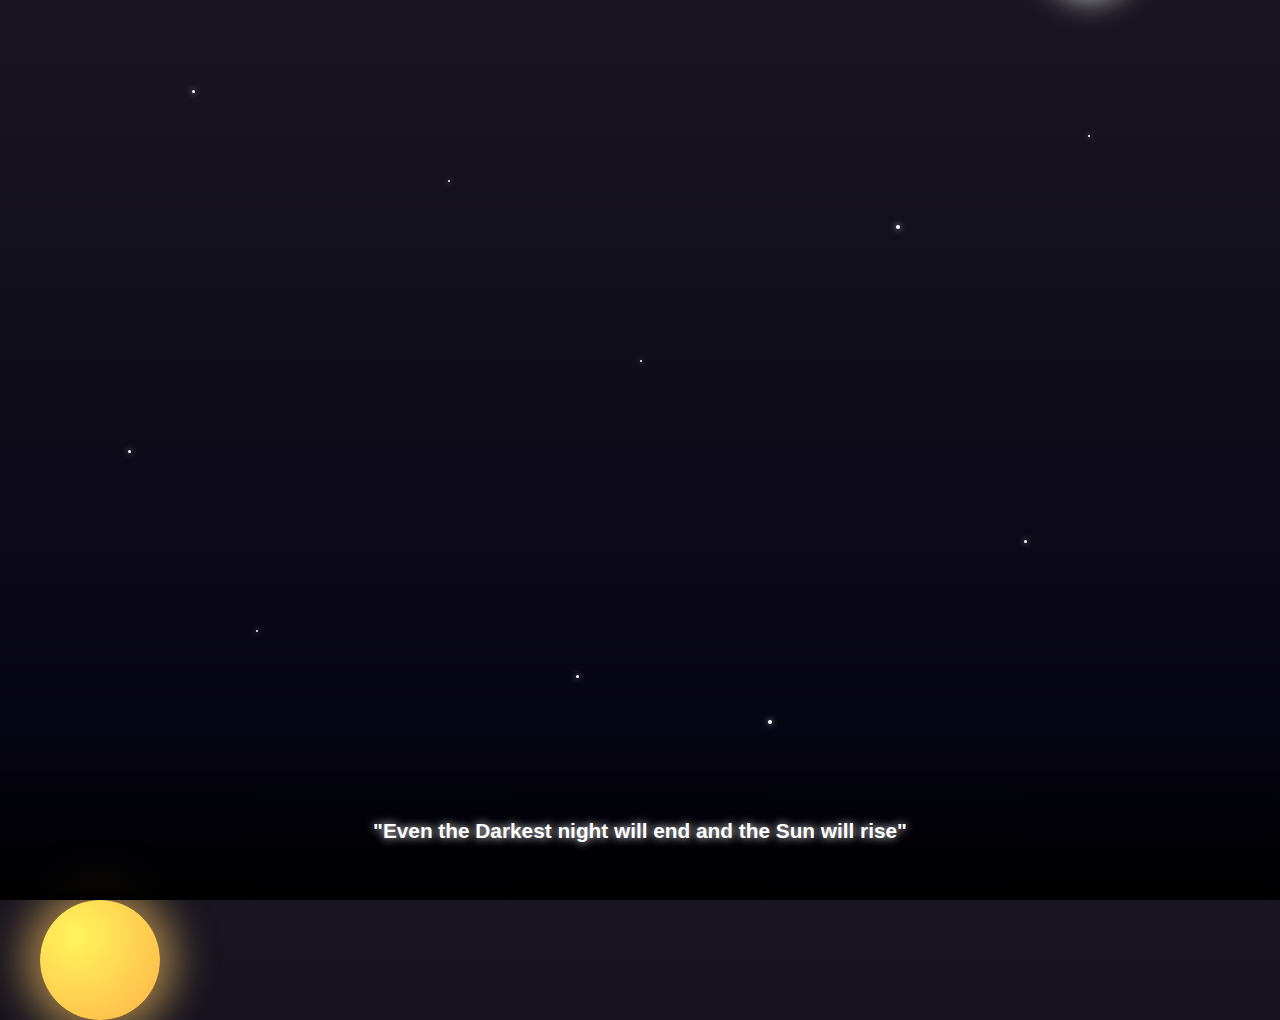
<file: index.html>
<!DOCTYPE html>
<html lang="en">
<head>
  <meta charset="UTF-8">
  <meta name="viewport" content="width=device-width, initial-scale=1.0">
  <title>Day Night Cycle</title>
  <style>
    body {
      margin: 0;
      height: 100vh;
      overflow: hidden;
      position: relative;
      font-family: "Poppins", sans-serif;
      background: linear-gradient(to top, #020111, #191621);
      animation: skyCycle 20s linear infinite;
    }

    /* SUN */
    .sun {
      position: absolute;
      left: 100px;
      bottom: -120px;
      transform: translateX(-50%);
      width: 120px;
      height: 120px;
      background: radial-gradient(circle at 30% 30%, #fff45c, #ffb347);
      border-radius: 50%;
      box-shadow: 0 0 40px 15px rgba(255, 200, 100, 0.6);
      animation: sunMove 20s linear infinite;
    }

    /* MOON */
    .moon {
      position: absolute;
      right:100px;
      bottom: 100%;
      transform: translateX(-50%);
      width: 90px;
      height: 90px;
      background: radial-gradient(circle at 30% 30%, #fff, #bbb);
      border-radius: 50%;
      box-shadow: 0 0 30px rgba(255, 255, 255, 0.7);
      animation: moonMove 20s linear infinite;
    }
    

    .star{
      position: absolute;
      background: white;
      border-radius: 50%;
      box-shadow: 0 0 6px rgba(255, 255, 255, 0.9);
      animation: twinkle 2s infinite ease-in-out;
    }

    @keyframes twinkle {
      0%{ opacity: 0.2; transform: scale(0.8); }
      50% { opacity: 1; transform: scale(1.2); }
      100% { opacity: 0; transform: scale(0);}
    }
    
    

    /* GROUND */
    .ground {
      position: absolute;
      bottom: 0;
      width: 100%;
      height: 180px;
      background: linear-gradient(to top, #000, transparent);
    }

    /* TEXT */
    h2 {
      position: absolute;
      bottom: 40px;
      width: 100%;
      text-align: center;
      color: white;
      font-size: 1.3em;
      text-shadow: 0 0 10px #fff;
      animation: glow 3s infinite ease-in-out;
    }

    @keyframes glow {
      0%, 100% { text-shadow: 0 0 5px white; }
      50% { text-shadow: 0 0 20px white; }
    }

    /* ☀️ SUN movement: rises → top → sets */
    @keyframes sunMove {
      0%   { bottom: -120px; opacity: 0; }     /* below ground (night) */
      20%  { bottom: 20%; opacity: 1; }        /* rising */
      50%  { bottom: 70%; opacity: 1; }        /* high in sky */
      80%  { bottom: 20%; opacity: 1; }        /* setting */
      100% { bottom: -120px; opacity: 0; }     /* gone */
    }

    /* 🌙 MOON movement: opposite of sun */
    @keyframes moonMove {
      0%   { bottom: 70%; opacity: 1; }         /* moon high at night */
      30%  { bottom: 20%; opacity: 0.8; }       /* going down */
      50%  { bottom: -120px; opacity: 0; }      /* hidden (daytime) */
      80%  { bottom: 20%; opacity: 0.5; }       /* rising */
      100% { bottom: 70%; opacity: 1; }         /* back up */
    }

    /* 🌌 Sky color transitions */
    @keyframes skyCycle {
      0%   { background: linear-gradient(to top, #020111, #191621); }  /* night */
      20%  { background: linear-gradient(to top, #ff9966, #ff5e62); }  /* sunrise */
      50%  { background: linear-gradient(to top, #87ceeb, #f9d423); }  /* day */
      80%  { background: linear-gradient(to top, #ff9966, #ff5e62); }  /* sunset */
      100% { background: linear-gradient(to top, #020111, #191621); }  /* night again */
    }
  </style>
</head>
<body>

  <div class="sun"></div>
  <div class="moon"></div>
  <div class="ground"></div>
  <!-- ✨ Manually created stars -->
  <div class="star" style="top:10%; left:15%; width:3px; height:3px; animation-delay:0s;"></div>
  <div class="star" style="top:20%; left:35%; width:2px; height:2px; animation-delay:0.5s;"></div>
  <div class="star" style="top:25%; left:70%; width:4px; height:4px; animation-delay:1s;"></div>
  <div class="star" style="top:40%; left:50%; width:2px; height:2px; animation-delay:1.5s;"></div>
  <div class="star" style="top:60%; left:80%; width:3px; height:3px; animation-delay:0.8s;"></div>
  <div class="star" style="top:70%; left:20%; width:2px; height:2px; animation-delay:1.2s;"></div>
  <div class="star" style="top:80%; left:60%; width:4px; height:4px; animation-delay:0.3s;"></div>
  <div class="star" style="top:50%; left:10%; width:3px; height:3px; animation-delay:1.8s;"></div>
  <div class="star" style="top:15%; left:85%; width:2px; height:2px; animation-delay:0.9s;"></div>
  <div class="star" style="top:75%; left:45%; width:3px; height:3px; animation-delay:1.4s;"></div>

  <h2>"Even the Darkest night will end and the Sun will rise"</h2>

</body>
</html>
</file>
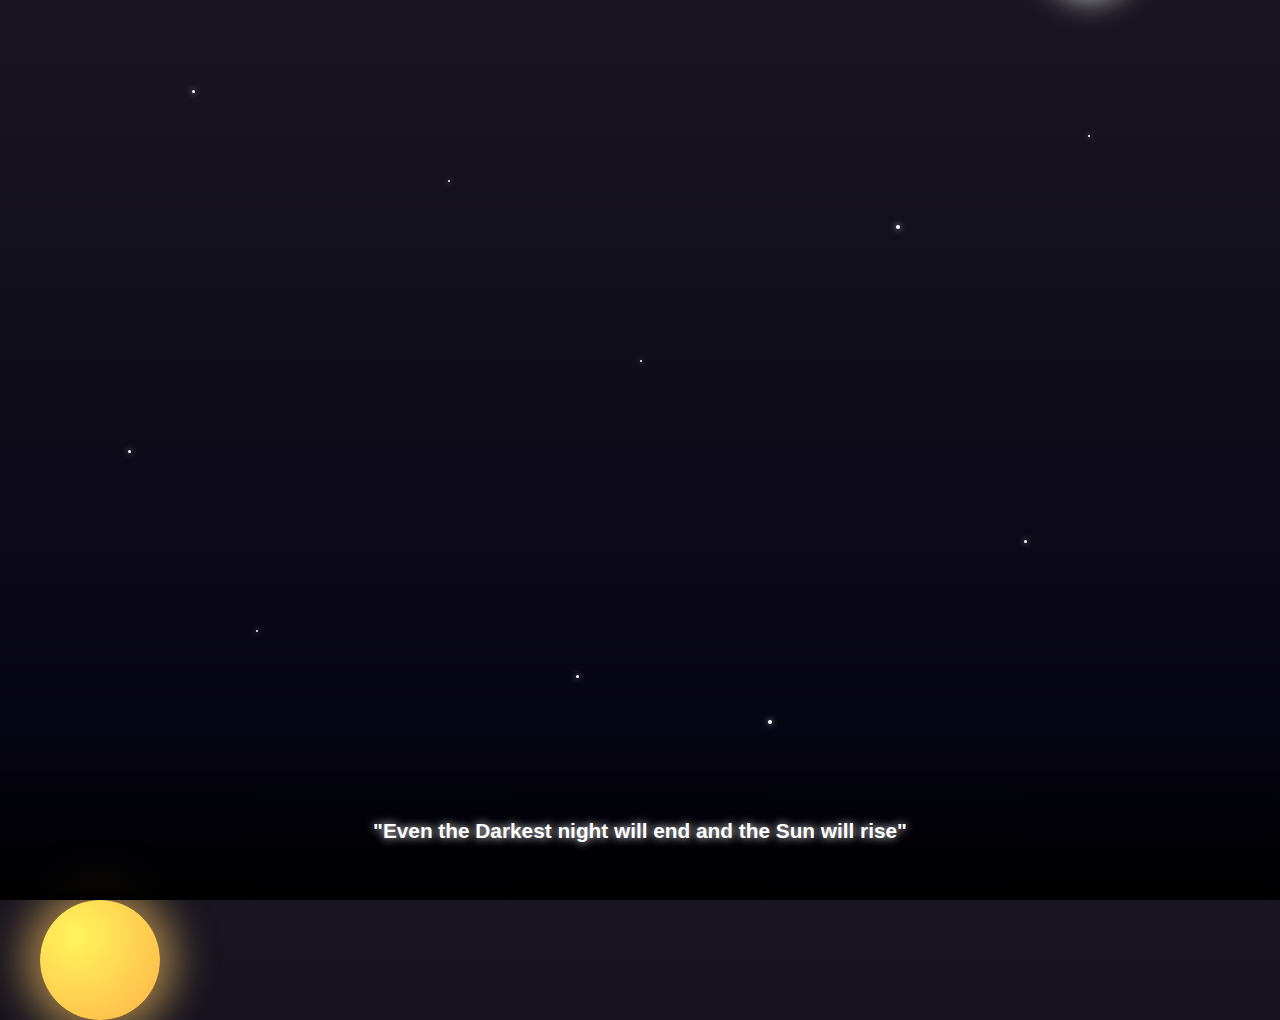
<file: day-night/index.html>
<!DOCTYPE html>
<html lang="en">
<head>
  <meta charset="UTF-8">
  <meta name="viewport" content="width=device-width, initial-scale=1.0">
  <title>Day Night Cycle</title>
  <link rel="stylesheet" href="style.css">
  
    

</head>
<body>

  <div class="sun"></div>
  <div class="moon"></div>
  <div class="ground"></div>
  <!-- ✨ Manually created stars -->
  <div class="star" style="top:10%; left:15%; width:3px; height:3px; animation-delay:0s;"></div>
  <div class="star" style="top:20%; left:35%; width:2px; height:2px; animation-delay:0.5s;"></div>
  <div class="star" style="top:25%; left:70%; width:4px; height:4px; animation-delay:1s;"></div>
  <div class="star" style="top:40%; left:50%; width:2px; height:2px; animation-delay:1.5s;"></div>
  <div class="star" style="top:60%; left:80%; width:3px; height:3px; animation-delay:0.8s;"></div>
  <div class="star" style="top:70%; left:20%; width:2px; height:2px; animation-delay:1.2s;"></div>
  <div class="star" style="top:80%; left:60%; width:4px; height:4px; animation-delay:0.3s;"></div>
  <div class="star" style="top:50%; left:10%; width:3px; height:3px; animation-delay:1.8s;"></div>
  <div class="star" style="top:15%; left:85%; width:2px; height:2px; animation-delay:0.9s;"></div>
  <div class="star" style="top:75%; left:45%; width:3px; height:3px; animation-delay:1.4s;"></div>

  <h2>"Even the Darkest night will end and the Sun will rise"</h2>

</body>
</html>
</file>
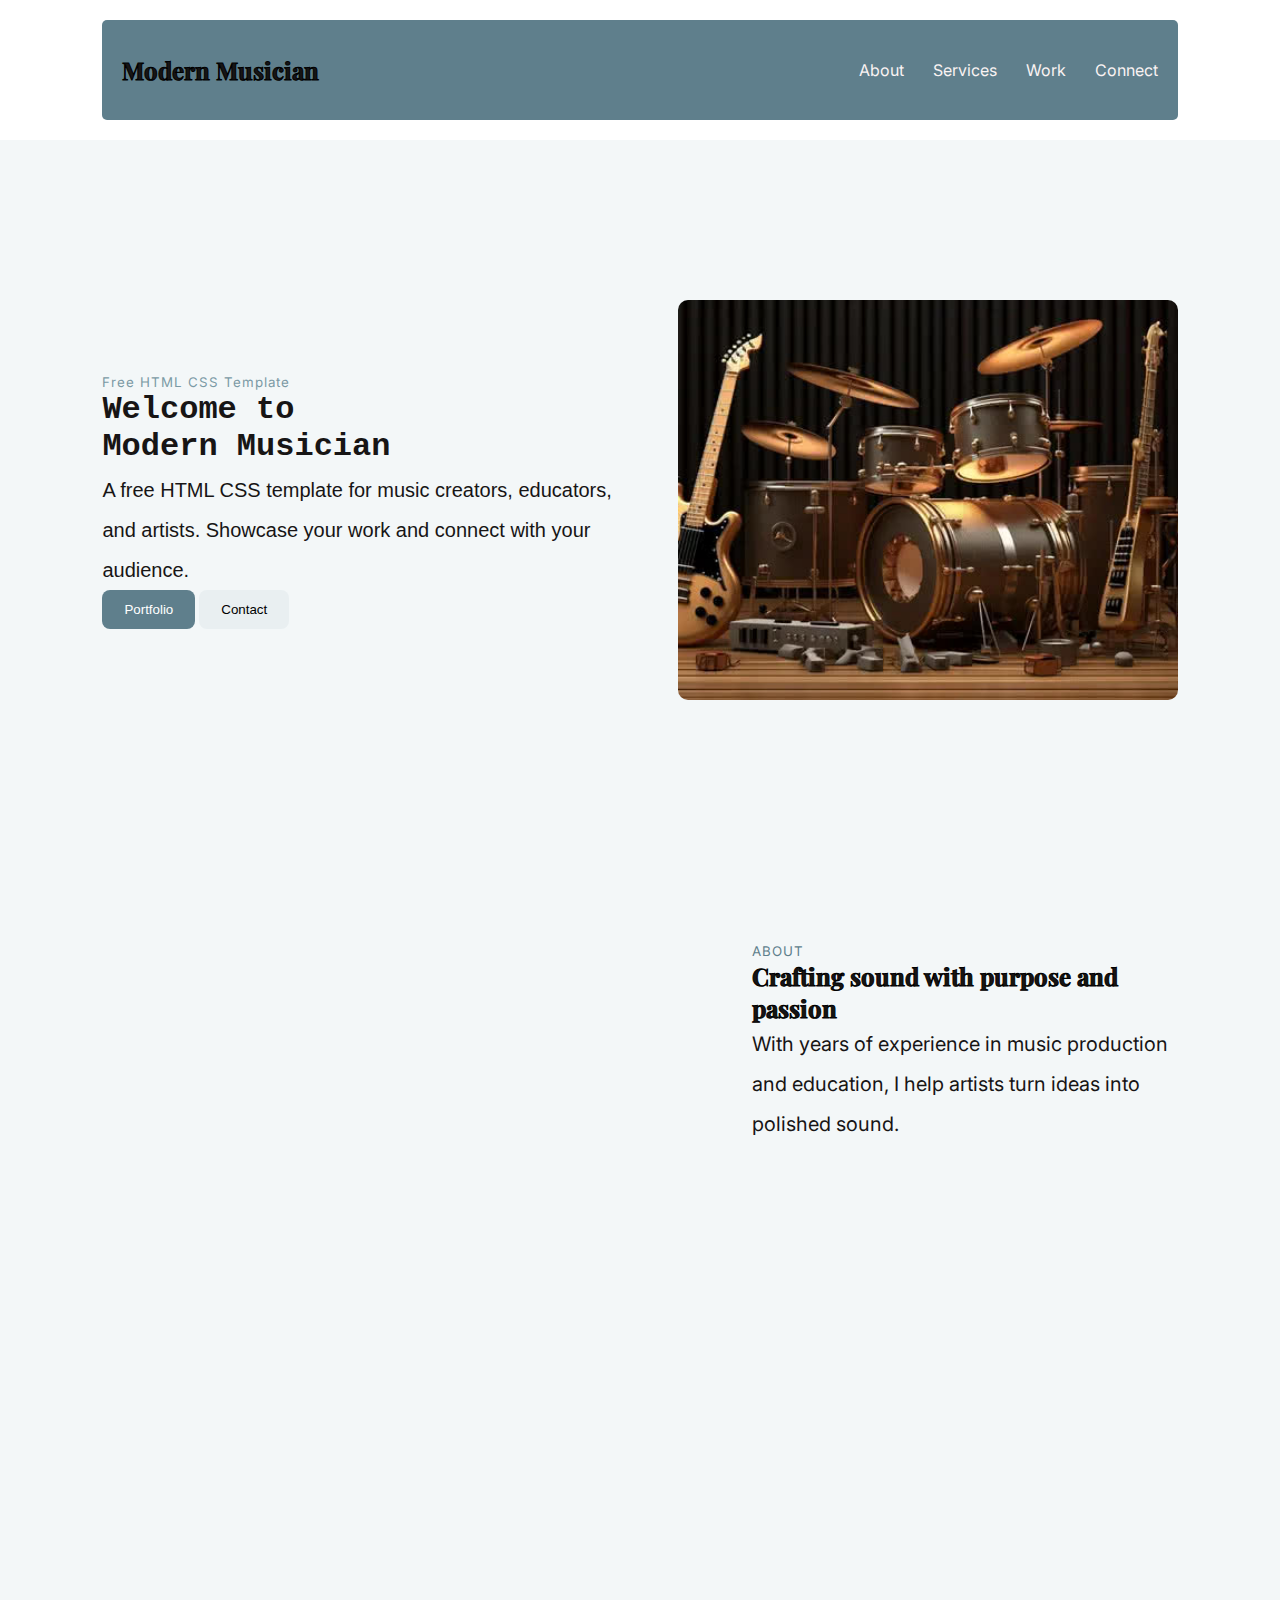
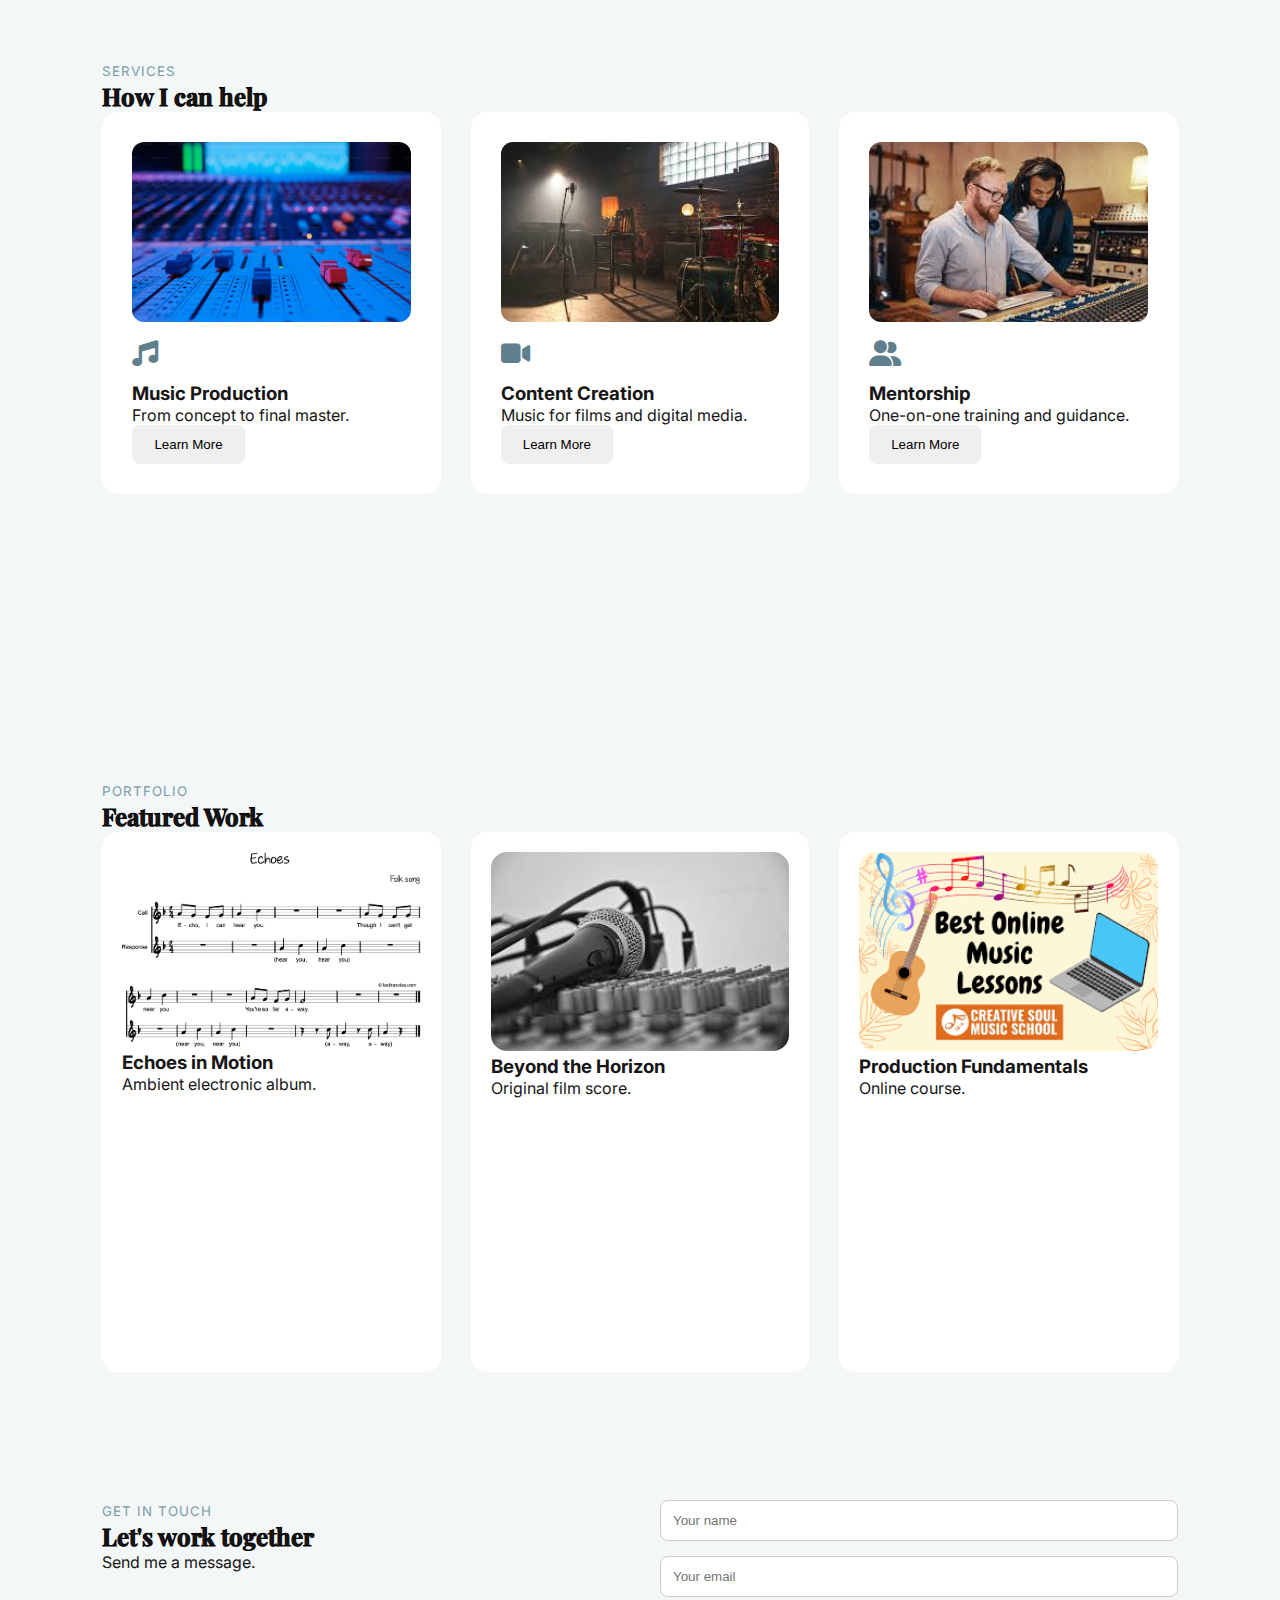
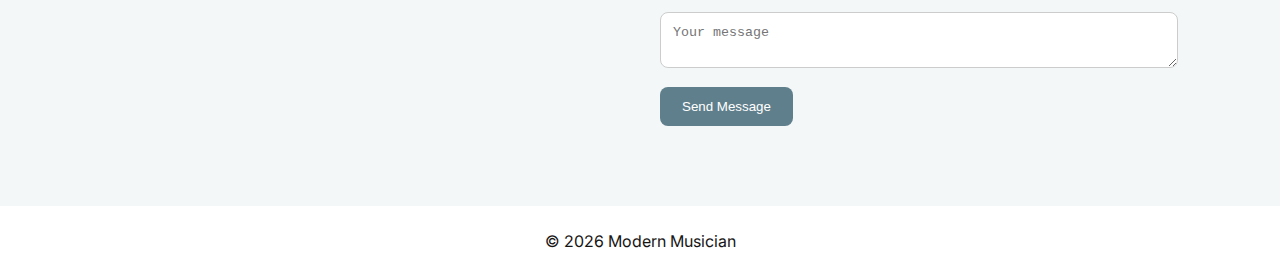
<file: modern-music/index.html>
<!DOCTYPE html>
<html lang="en">
<head>
  <meta charset="UTF-8">
  <meta name="viewport" content="width=device-width, initial-scale=1.0">

  <title>Modern Musician</title>
  
  
  <!-- Fonts -->
  <link href="https://fonts.googleapis.com/css2?family=Playfair+Display:wght@400;600&family=Inter:wght@400;500&display=swap" rel="stylesheet">

  <!-- Icons -->
  <link rel="stylesheet" href="https://cdnjs.cloudflare.com/ajax/libs/font-awesome/6.5.1/css/all.min.css">

  <link rel="stylesheet" href="style.css">
</head>
<body>

<header>
  <nav>
  <h2>Modern Musician</h2>
    <ul>
    <a href="#about">About</a>
    <a href="#services">Services</a>
    <a href="#portfolio">Work</a>
    <a href="#contact">Connect</a>
    </ul>
  </nav>
</header>

<!-- HERO -->
<section class="hero">
  <div>
    <small>Free HTML CSS Template</small>
    <h1>Welcome to<br>Modern Musician</h1>
    <p>
      A free HTML CSS template for music creators, educators, and artists.
      Showcase your work and connect with your audience.
    </p>

    <div class="buttons">
      <button class="primary">Portfolio</button>
      <button class="secondary">Contact</button>
    </div>
  </div>

  
  <img  class="hero-img" src="hero.jpg" alt="Studio">
</section>


<!-- ABOUT -->
<section id="about" class="about">
  <img class="about-img" src="about.jpg" alt="Studio">

  <div>
    <small>ABOUT</small>
    <h2>Crafting sound with purpose and passion</h2>
    <p>
      With years of experience in music production and education, I help artists
      turn ideas into polished sound.
    </p>
  </div>
</section>

<!-- SERVICES -->
<section id="services" class="services">
  <small>SERVICES</small>
  <h2>How I can help</h2>

  <div class="service-grid">
    <div class="service-card">
    
      <img src="production.jpg" alt="Music Production">
      <i class="fa-solid fa-music"></i>
      <h3>Music Production</h3>
      
      <p>From concept to final master.</p>
      <button>Learn More</button>
    </div>

    <div class="service-card">
     <img src="content.jpg" alt="Music Production">
      <i class="fa-solid fa-video"></i>
      <h3>Content Creation</h3>
      <p>Music for films and digital media.</p>
      <button>Learn More</button>
    </div>

    <div class="service-card">
      <img src="mentor.jpg" alt="Music Production">
      <i class="fa-solid fa-user-group"></i>
      <h3>Mentorship</h3>
      <p>One-on-one training and guidance.</p>
      <button>Learn More</button>
    </div>
  </div>
</section>

<!-- PORTFOLIO -->
<section id="portfolio" class="portfolio">
  <small>PORTFOLIO</small>
  <h2>Featured Work</h2>

  <div class="portfolio-grid">
    <div class="card">
      <img src="echoes.jpg" alt="">
      <h3>Echoes in Motion</h3>
      <p>Ambient electronic album.</p>
    </div>

    <div class="card">
      <img src="horizon.jpg" alt="">
      <h3>Beyond the Horizon</h3>
      <p>Original film score.</p>
    </div>

    <div class="card">
      <img src="online.jpg" alt="">
      <h3>Production Fundamentals</h3>
      <p>Online course.</p>
    </div>
  </div>
</section>

<!-- CONTACT -->
<section id="contact" class="contact">
  <div>
    <small>GET IN TOUCH</small>
    <h2>Let's work together</h2>
    <p>Send me a message.</p>
  </div>

  <form>
    <input type="text" placeholder="Your name">
    <input type="email" placeholder="Your email">
    <textarea placeholder="Your message"></textarea>
    <button class="primary">Send Message</button>
  </form>
</section>

<footer>
  © 2026 Modern Musician
</footer>

<script src="script.js"></script>
</body>
</html>
</file>
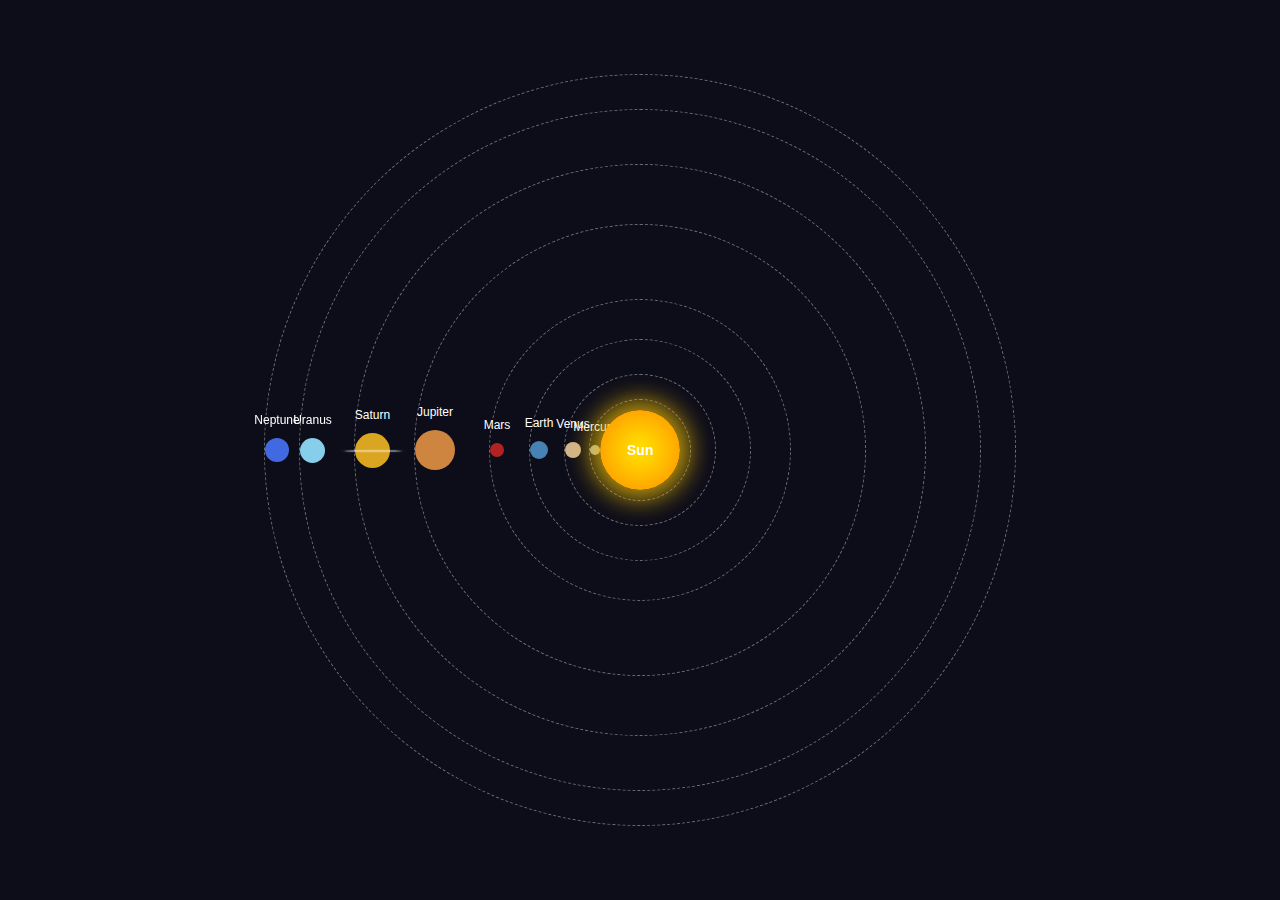
<file: Solar-system/index.html>
<!DOCTYPE html>
<html lang="en">
<head>
  <meta charset="UTF-8">
  <meta name="viewport" content="width=device-width, initial-scale=1.0">
  <title>Solar System Animation</title>
  <link rel="stylesheet" href="style.css">
    
  
</head>
<body>
  <div class="solar-system-container">
    <div class="sun planet" id="sun">Sun</div>
    
    <div class="orbit-path" id="mercury-path">
      <div class="planet" id="mercury">
        <div class="planet-name">Mercury</div>
      </div>
    </div>

    <div class="orbit-path" id="venus-path">
      <div class="planet" id="venus">
        <div class="planet-name">Venus</div>
      </div>
    </div>

    <div class="orbit-path" id="earth-path">
      <div class="planet" id="earth">
     <div class="planet-name">Earth</div>
    </div>
    </div>

            

        

    <div class="orbit-path" id="mars-path">
      <div class="planet" id="mars">
        <div class="planet-name">Mars</div>
      </div>
    </div>

    <div class="orbit-path" id="jupiter-path">
      <div class="planet" id="jupiter">
        <div class="planet-name">Jupiter</div>
      </div>
    </div>

    <div class="orbit-path" id="saturn-path">
      <div class="planet" id="saturn">
        <div class="ring"></div>
        <div class="planet-name">Saturn</div>
      </div>
    </div>

    <div class="orbit-path" id="uranus-path">
      <div class="planet" id="uranus">
        <div class="planet-name">Uranus</div>
      </div>
    </div>

    <div class="orbit-path" id="neptune-path">
      <div class="planet" id="neptune">
        <div class="planet-name">Neptune</div>
      </div>
    </div>
  </div>
  <div id="planet-info"></div>
  <script src="script.js"></script>

  
</body>
</html>
</file>
<file: day-night/style.css>
body {
      margin: 0;
      height: 100vh;
      overflow: hidden;
      position: relative;
      font-family: "Poppins", sans-serif;
      background: linear-gradient(to top, #020111, #191621);
      animation: skyCycle 20s linear infinite;
    }

    /* SUN */
    .sun {
      position: absolute;
      left: 100px;
      bottom: -120px;
      transform: translateX(-50%);
      width: 120px;
      height: 120px;
      background: radial-gradient(circle at 30% 30%, #fff45c, #ffb347);
      border-radius: 50%;
      box-shadow: 0 0 40px 15px rgba(255, 200, 100, 0.6);
      animation: sunMove 20s linear infinite;
    }

    /* MOON */
    .moon {
      position: absolute;
      right:100px;
      bottom: 100%;
      transform: translateX(-50%);
      width: 90px;
      height: 90px;
      background: radial-gradient(circle at 30% 30%, #fff, #bbb);
      border-radius: 50%;
      box-shadow: 0 0 30px rgba(255, 255, 255, 0.7);
      animation: moonMove 20s linear infinite;
    }
    

    .star{
      position: absolute;
      background: white;
      border-radius: 50%;
      box-shadow: 0 0 6px rgba(255, 255, 255, 0.9);
      animation: twinkle 2s infinite ease-in-out;
    }

    @keyframes twinkle {
      0%{ opacity: 0.2; transform: scale(0.8); }
      50% { opacity: 1; transform: scale(1.2); }
      100% { opacity: 0; transform: scale(0);}
    }
    
    

    /* GROUND */
    .ground {
      position: absolute;
      bottom: 0;
      width: 100%;
      height: 180px;
      background: linear-gradient(to top, #000, transparent);
    }

    /* TEXT */
    h2 {
      position: absolute;
      bottom: 40px;
      width: 100%;
      text-align: center;
      color: white;
      font-size: 1.3em;
      text-shadow: 0 0 10px #fff;
      animation: glow 3s infinite ease-in-out;
    }

    @keyframes glow {
      0%, 100% { text-shadow: 0 0 5px white; }
      50% { text-shadow: 0 0 20px white; }
    }

    /* ☀️ SUN movement: rises → top → sets */
    @keyframes sunMove {
      0%   { bottom: -120px; opacity: 0; }     /* below ground (night) */
      20%  { bottom: 20%; opacity: 1; }        /* rising */
      50%  { bottom: 70%; opacity: 1; }        /* high in sky */
      80%  { bottom: 20%; opacity: 1; }        /* setting */
      100% { bottom: -120px; opacity: 0; }     /* gone */
    }

    /* 🌙 MOON movement: opposite of sun */
    @keyframes moonMove {
      0%   { bottom: 70%; opacity: 1; }         /* moon high at night */
      30%  { bottom: 20%; opacity: 0.8; }       /* going down */
      50%  { bottom: -120px; opacity: 0; }      /* hidden (daytime) */
      80%  { bottom: 20%; opacity: 0.5; }       /* rising */
      100% { bottom: 70%; opacity: 1; }         /* back up */
    }

    /* 🌌 Sky color transitions */
    @keyframes skyCycle {
      0%   { background: linear-gradient(to top, #020111, #191621); }  /* night */
      20%  { background: linear-gradient(to top, #ff9966, #ff5e62); }  /* sunrise */
      50%  { background: linear-gradient(to top, #87ceeb, #f9d423); }  /* day */
      80%  { background: linear-gradient(to top, #ff9966, #ff5e62); }  /* sunset */
      100% { background: linear-gradient(to top, #020111, #191621); }  /* night again */
    }
</file>
<file: modern-music/style.css>
* {
  margin: 0;
  padding: 0;
  box-sizing: border-box;
}

body {
  font-family: 'Inter', sans-serif;
  background: #f3f7f8;
  color: #171515;
}
nav {
  display: flex;
  height: 100px;
  justify-content: space-between;
  align-items: center;
  background-color:#5f7f8c;
  backdrop-filter: blur(50px);
  padding: 20px;
  position: sticky;
  top: 0;
  
  width: 100%;
  border-radius: 5px;
  
}

h2{
  font-family: 'Playfair Display', serif;
  -webkit-text-stroke-width: 1px;
            -webkit-text-stroke-color: black;
            
}

h1, h3{
  color: #171515;
}
section {
  padding: 80px 8%;
}

small {
  color: #7b9aa5;
  letter-spacing: 1px;
}

/* NAVBAR */
header {
  background: #fff;
  padding: 20px 8%;
  display: flex;
  justify-content: space-between;
  align-items: center;
}

nav a {
  margin-left: 25px;
  text-decoration: none;
  color: #faf3f3;
  position: relative;
  transition: color 0.3s ease;
}



/* 1️⃣ Navbar hover */
nav a::after {
  content: "";
  position: absolute;
  left: 0;
  bottom: -6px;
  width: 0;
  height: 2px;
  background: #5f7f8c;
  transition: width 0.3s ease;
}

nav a:hover {
  color: #5f7f8c;
}

nav a:hover::after {
  width: 100%;
}

/* HERO */
.hero {
  
  display: grid;
  grid-template-columns: 1.2fr 1fr;
  gap: 50px;
  align-items: center;
  height: 80vh;
}
.hero h1{
  font-family: 'Courier New', Courier, monospace;
}
.hero p{
  font-family:'Gill Sans', 'Gill Sans MT', Calibri, 'Trebuchet MS', sans-serif;
  font-size: 20px;
  line-height: 2;
  margin-top: 5px;

}
.hero-img {
      width:500px;
      height:400px;
      animation: float 4s ease-in-out infinite;
      object-fit: cover;
      border-radius: 10px;
      
    }

    @keyframes float {
      0%, 100% { transform: translateY(0); }
      50% { transform: translateY(-15px); }
    }

    

button {
  padding: 12px 22px;
  border-radius: 8px;
  border: none;
  cursor: pointer;
  transition: all 0.3s ease;
}

button:hover {
  transform: translateY(-3px);
  box-shadow: 0 12px 25px rgba(0,0,0,0.15);
}

.primary {
  background: #5f7f8c;
  color: #fff;
}

.secondary {
  background: #e9eff1;
}

/* ABOUT */
.about {
  display: grid;
  grid-template-columns: 1fr 1fr;
  gap: 50px;
  height: 80vh;
}
.about small{
  color: #5f7f8c;
}

    .about-img {
      max-width: 600px;
      animation: slideIn 1.2s ease forwards;
      opacity: 0;
      border-radius: 15px;
    }

    @keyframes slideIn {
      0% { transform: translateY(50px); opacity: 0; }
      100% { transform: translateY(0); opacity: 1; }
    }


.about p{
  font-size: 20px;
  line-height: 2;

}
.services{
  height: 80vh;
  background-color:#f3f7f8;

}

/* SERVICES */
.service-grid {
  display: grid;
  grid-template-columns: repeat(3, 1fr);
  gap: 30px;
}

.service-card {
  background: #fff;
  padding: 30px;
  border-radius: 16px;
  transition: transform 0.4s ease, box-shadow 0.4s ease;
}


.service-card img {
  width: 100%;
  height: 180px;
  object-fit: cover;
  border-radius: 12px;
  margin-bottom: 15px;
}


/* 3️⃣ Service card hover */
.service-card:hover {
  transform: translateY(-8px);
  box-shadow: 0 18px 40px rgba(0,0,0,0.12);
}

.service-card i {
  font-size: 26px;
  color: #5f7f8c;
  margin-bottom: 15px;
  transition: transform 0.4s ease;
}

.service-card:hover i {
  transform: scale(1.15);
}
.portfolio{
  height: 80vh;
  background-color: #f3f7f8;
}

/* PORTFOLIO */
.portfolio-grid {
  display: grid;
  grid-template-columns: repeat(3, 1fr);
  gap: 30px;
}

.card {
  background: #fff;
  padding: 20px;
  border-radius: 16px;
  overflow: hidden;
  height: 60vh;
}

/* 4️⃣ Portfolio image hover */
.card img {
  width: 100%;
  border-radius: 16px;
  object-fit: cover;
  transition: transform 0.5s ease;
}


/* Hover zoom (already connected) */
.card:hover .image-box img {
  transform: scale(1.08);
}


.card:hover img {
  transform: scale(1.08);
}

/* CONTACT */
.contact {
  display: grid;
  grid-template-columns: 1fr 1fr;
  gap: 40px;
}

.contact input,
.contact textarea {
  width: 100%;
  padding: 12px;
  margin-bottom: 15px;
  border-radius: 8px;
  border: 1px solid #ccc;
}

/* FOOTER */
footer {
  text-align: center;
  padding: 25px;
  background: #fff;
}
</file>
<file: Solar-system/style.css>
body {
      display: flex;
      justify-content: center;
      align-items: center;
      min-height: 100vh;
      background-color: #0d0d1a;
      
      margin: 0;
    }

    .solar-system-container {
      position: relative;
      width: 700px;
      height: 700px;
      display: flex;
      justify-content: center;
      align-items: center;
      overflow: visible;
    }

    .sun {
      position: absolute;
      width: 80px;
      height: 80px;
      border-radius: 50%;
      background: radial-gradient(circle, #ffe600, #ff8c00);
      box-shadow: 0 0 25px 10px rgba(255, 204, 0, 0.7);
      z-index: 10;
      display: flex;
      justify-content: center;
      align-items: center;
      font-size: 14px;
      color: #fff;
      font-family: Arial, sans-serif;
      font-weight: bold;
      text-shadow: 0 0 8px rgba(255, 200, 0, 1);
      
  cursor: pointer;
  pointer-events: auto;
}
    

    .orbit-path {
  position: absolute;
  border: 1px dashed rgba(255, 255, 255, 0.4); /* brighter */
  border-radius: 50%;
  top: 50%;
  left: 50%;
  transform: translate(-50%, -50%);
  animation: orbit linear infinite;
  display: flex;
  justify-content: flex-start;
  align-items: center;

  pointer-events: none;   /* keep hover working */
  z-index: 5;             /* below planets, above background */
}

    

    .planet {
      border-radius: 50%;
      position: relative;
      animation-name: counter-rotate;
      animation-timing-function: linear;
      animation-iteration-count: infinite;
      cursor: pointer;
      z-index: 20;
    }

    .planet-name {
      position: absolute;
      top: -25px;
      left: 50%;
      transform: translateX(-50%);
      color: white;
      font-size: 12px;
      font-family: Arial, sans-serif;
      white-space: nowrap;
    }
    .orbit-path {
  pointer-events: none;   /* ❌ Ignore mouse on rotating path */
}

.planet {
  pointer-events: auto;   /* ✅ Allow mouse on planet */
}


    
    #mercury-path { width: 100px; height: 100px; animation-duration: 8s; }
    #mercury { width: 10px; height: 10px; background-color: #a9a9a9; animation-duration: 8s; }

   
    #venus-path { width: 150px; height: 150px; animation-duration: 18s; }
    #venus { width: 16px; height: 16px; background-color: #d2b48c; animation-duration: 18s; }

   
    #earth-path { width: 220px; height: 220px; animation-duration: 25s; }
    #earth { width: 18px; height: 18px; background-color: #4682b4; animation-duration: 25s; }

    
    #mars-path { width: 300px; height: 300px; animation-duration: 35s; }
    #mars { width: 14px; height: 14px; background-color: #b22222; animation-duration: 35s; }

   
    #jupiter-path { width: 450px; height: 450px; animation-duration: 60s; }
    #jupiter { width: 40px; height: 40px; background-color: #cd853f; animation-duration: 60s; }

    
    #saturn-path { width: 570px; height: 570px; animation-duration: 80s; }
    #saturn { width: 35px; height: 35px; background-color: #daa520; animation-duration: 80s; }
    #saturn .ring {
      position: absolute;
      width: 60px;
      height: 6px;
      background-color: rgba(255, 255, 255, 0.4);
      border-radius: 50%;
      top: 15px;
      left: -12.5px;
      transform: rotateX(70deg);
      box-shadow: 0 0 5px rgba(255, 255, 255, 0.3);
    }

    
    #uranus-path { width: 680px; height: 680px; animation-duration: 100s; }
    #uranus { width: 25px; height: 25px; background-color: #87ceeb; animation-duration: 100s; }

   
    #neptune-path { width: 750px; height: 750px; animation-duration: 120s; }
    #neptune { width: 24px; height: 24px; background-color: #4169e1; animation-duration: 120s; }

    #planet-info {
  position: absolute;
  background: rgba(0, 0, 0, 0.85);
  color: #fff;
  padding: 10px 14px;
  border-radius: 8px;
  font-size: 13px;
  font-family: Arial, sans-serif;
  pointer-events: none;
  display: none;
  box-shadow: 0 0 10px rgba(255,255,255,0.3);
  z-index: 100;
}


    @keyframes orbit {
      from { transform: translate(-50%, -50%) rotate(0deg); }
      to { transform: translate(-50%, -50%) rotate(360deg); }
    }

    @keyframes counter-rotate {
      from { transform: rotate(0deg); }
      to { transform: rotate(-360deg); }
    }
</file>
